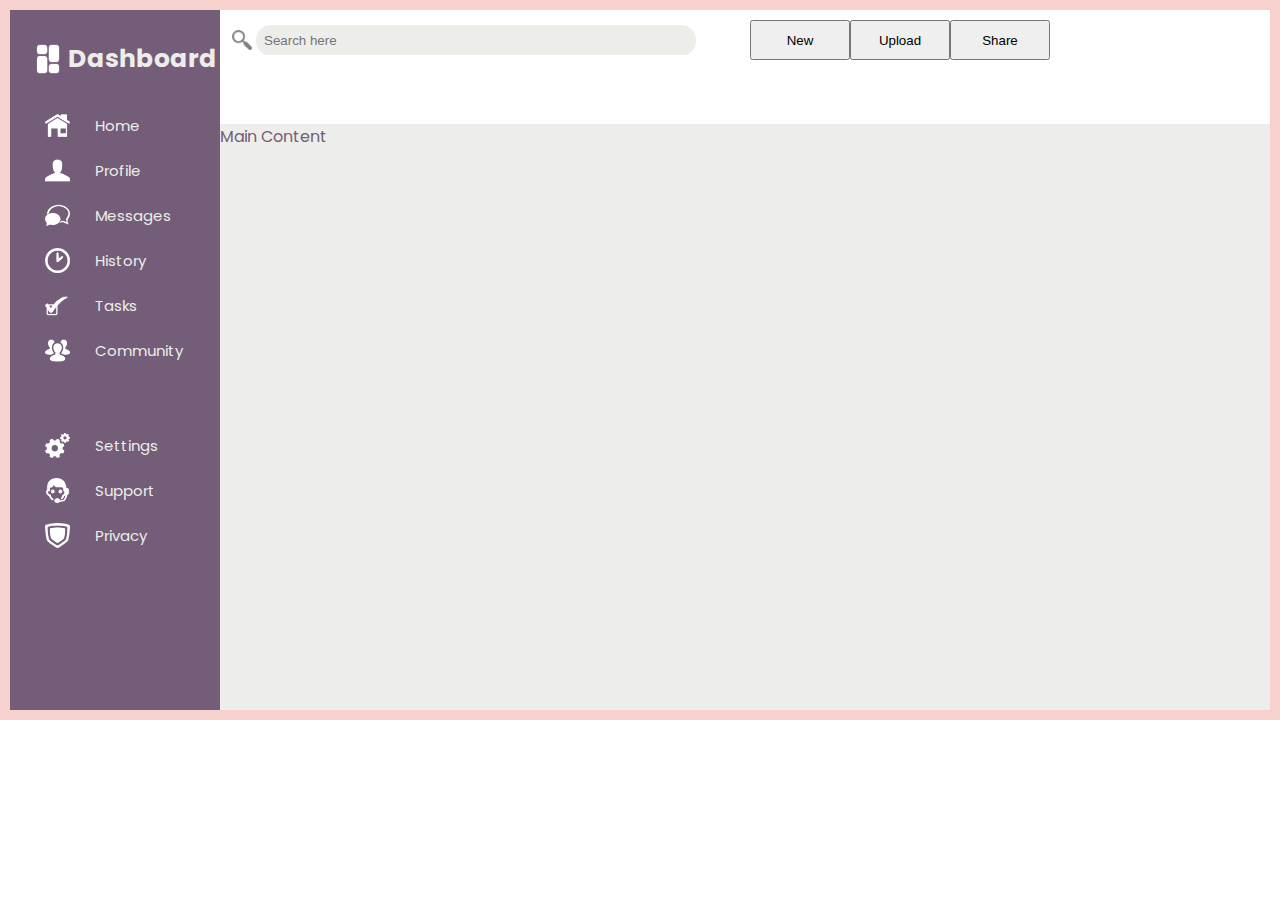
<file: admin-dashboard/index.html>
<!DOCTYPE html>
<html lang="en">
<head>
    <meta charset="UTF-8">
    <meta http-equiv="X-UA-Compatible" content="IE=edge">
    <meta name="viewport" content="width=device-width, initial-scale=1.0">
    <link rel="preconnect" href="https://fonts.googleapis.com">
    <link rel="preconnect" href="https://fonts.gstatic.com" crossorigin>
    <link href="https://fonts.googleapis.com/css2?family=Poppins&display=swap" rel="stylesheet">
    <link rel="stylesheet" href="style.css">
    <title>Admin Dashboard</title>
</head>
<body>
    <div class="container-desktop">
        <div class="container">     <!-- Container for the entire webpage -->
            <!-- Side Bar -->
            <div class="dashboard"> <!-- Start of Navbar -->
                <div class="logo">
                    <img src="./images/dashboard.png" alt="dashboard">
                    <h1>Dashboard</h1>
                </div>

                <div class="navbar">
                    <div class="icons-navbar">
                        <img src="./images/home.png" alt="home">
                        <a href="#">Home</a>
                    </div>
                    <div class="icons-navbar">
                        <img src="./images/profile.png" alt="profile">
                        <a href="#">Profile</a>
                    </div>
                    <div class="icons-navbar">
                        <img src="./images/message.png" alt="message">
                        <a href="#">Messages</a>
                    </div>
                    <div class="icons-navbar">
                        <img src="./images/history.png" alt="history">
                        <a href="#">History</a>
                    </div>
                    <div class="icons-navbar">
                        <img src="./images/task.png" alt="task">
                        <a href="#">Tasks</a>
                    </div>
                    <div class="icons-navbar">
                        <img src="./images/community.png" alt="community">
                        <a href="#">Community</a>
                    </div>
                    <div class="icons-navbar" id="icons-bottom-1">
                        <img src="./images/settings.png" alt="setting">
                        <a href="#">Settings</a>
                    </div>
                    <div class="icons-navbar" id="icons-bottom-2">
                        <img src="./images/support.png" alt="support">
                        <a href="#">Support</a>
                    </div>
                    <div class="icons-navbar" id="icons-bottom-3">
                        <img src="./images/privacy.png" alt="privacy">
                        <a href="#">Privacy</a>
                    </div>   
                </div>
            </div>                  <!-- End of Navbar -->
            
            <!-- Header -->
            <div class="header">
                <div class="searchBar">
                    <img src="./images/search-bar.png" alt="searchbar">
                    <input class="search" type="text" placeholder="Search here">
                </div>

                <div class="headerBtns">
                    <button class="header-btn">New</button>
                    <button class="header-btn">Upload</button>
                    <button class="header-btn">Share</button>
                </div>
            </div>








            <div class="maincontent">Main Content</div>
            <!-- <div class="footer">Footer</div> -->
        </div>
    </div>
</body>
</html>
</file>
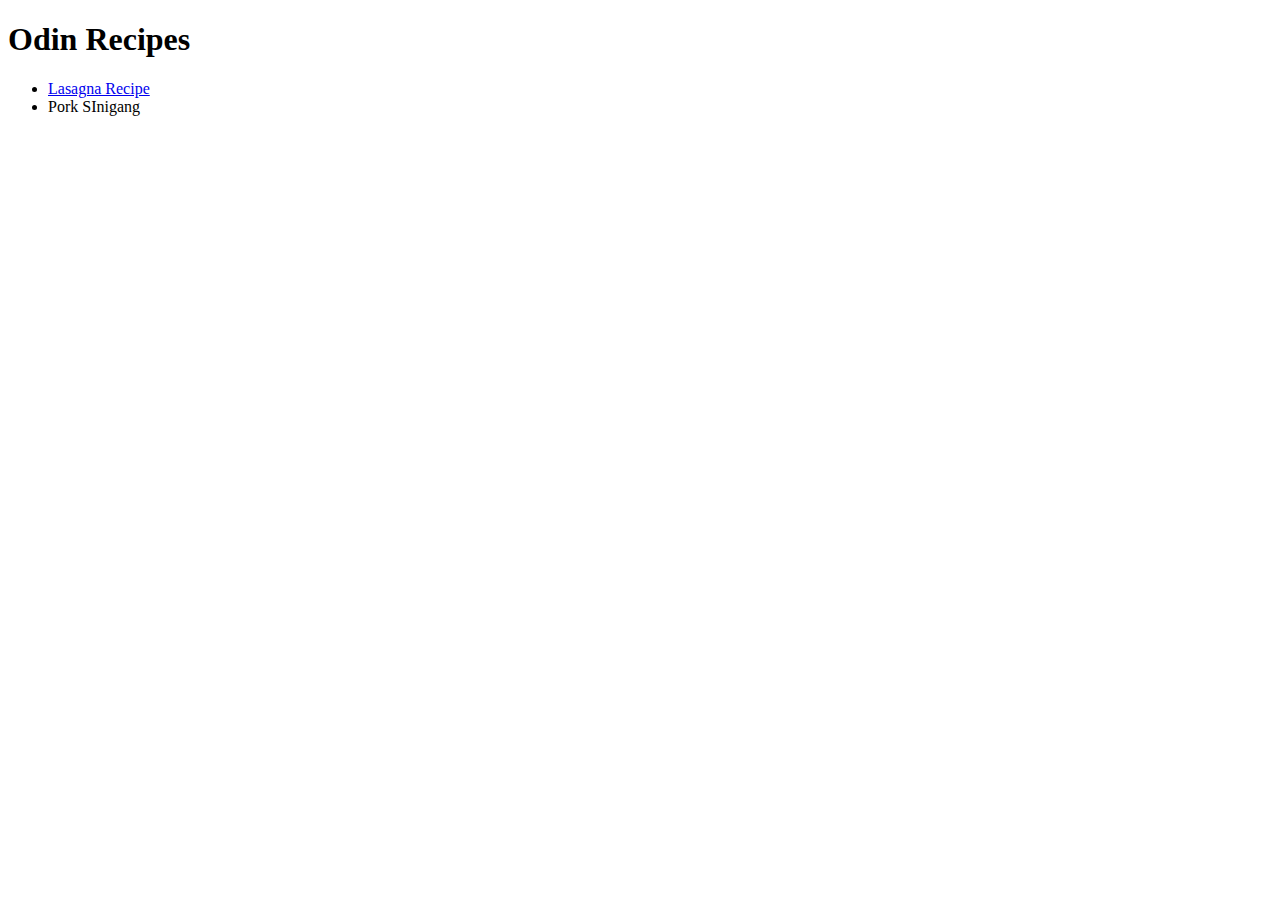
<file: odin-recipes/index.html>
<!DOCTYPE html>
<html lang="en">
<head>
    <meta charset="UTF-8">
    <meta http-equiv="X-UA-Compatible" content="IE=edge">
    <meta name="viewport" content="width=device-width, initial-scale=1.0">
    <title>Odin Recipes</title>
</head>
<body>
    <h1>Odin Recipes</h1>
    <ul>
        <li><a href="./recipes/lasagna.html">Lasagna Recipe</a></li>
        <li><a href="./recipes/porksinigang.html"></a>Pork SInigang</li>
    </ul>
</body>
</html>
</file>
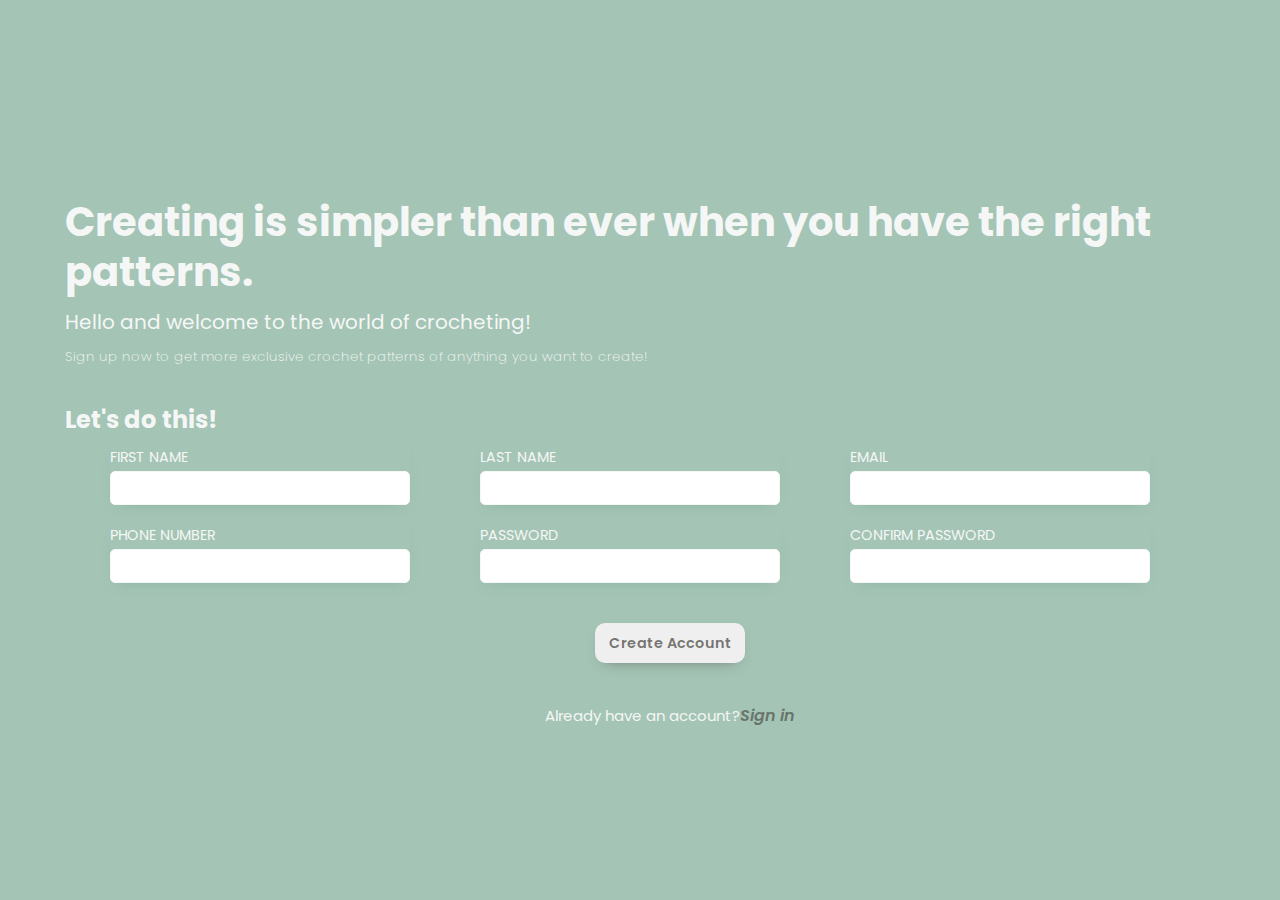
<file: sign-up-form/index.html>
<!DOCTYPE html>
<html lang="en">
<head>
    <meta charset="UTF-8">
    <meta http-equiv="X-UA-Compatible" content="IE=edge">
    <meta name="viewport" content="width=device-width, initial-scale=1.0">
    <link href="https://fonts.googleapis.com/css2?family=Poppins:wght@300;400;600&display=swap" rel="stylesheet">
    <link rel="stylesheet" href="assets/css/style.css">
    <title>Signin Sign up form</title>
</head>
<body>
    <div class="left box">
        <img src="assets/images/olesia-hnatkevych-WwgM5mtfwpE-unsplash.jpg" alt="">
            <!-- <div class="picture">
                <img src="./images/PngItem_383056.png" alt="">
                <h1>mindful<span>threads</span></h1>     
            </div>            -->
    </div> <!-- other name: threads of peace--> 

    <div class="right box">
        <div class="top">
            <h2>Creating is simpler than ever when you have the right patterns.</h2>
            <h3>Hello and welcome to the world of crocheting!</h3>
            <h5>Sign up now to get more exclusive crochet patterns of anything you want to create!</h5>
        </div>

        <div class="form">
            <h2 class="title">Let's do this!</h2>
            <form action="" class="signup-form">
                <div class="input-field">
                    <label for="first-name" name="first-name" id="first-name">First name</label>
                    <input type="text" name="first-name id="first-name" required>
                </div>
                <div class="input-field">
                    <label for="last-name" name="last-name" id="last-name">Last name</label>
                    <input type="text" name="last-name" id="last-name" required>
                </div>

                <div class="input-field">
                    <label for="email" name="email" id="email">Email</label>
                    <input type="email" name="email" id="email" required>
                </div>
                <div class="input-field">
                    <label for="phone" name="phone" id="phone" pattern="[0-9]{11}">Phone number</label>
                    <input type="tel" name="phone" id="phone" required>      <!-- set the type to tel stands for telephone -->
                 </div>

                <div class="input-field">
                    <label for="password" name="password" id="password">Password</label>
                    <input type="password" name="password" id="password" required>
                </div>
                <div class="input-field">
                    <label for="confirm-password" name="confirm-password" id="confirm-password"> Confirm password</label>
                    <input type="password" name="confirm-password" id="confirm-password" required>
                </div>
            </form>
        </div>
        <div class="footer">
            <div class="btn-container">
                <button class="btn" type="submit">Create Account</button>
            </div>
        </div>
        <div class="signin-text">
            <p>Already have an account?<a href="./loginpage.html">Sign in</a></p>
        </div>
    </div>
    <!-- Create a new html for the login page-->

</body>
</html>
</file>
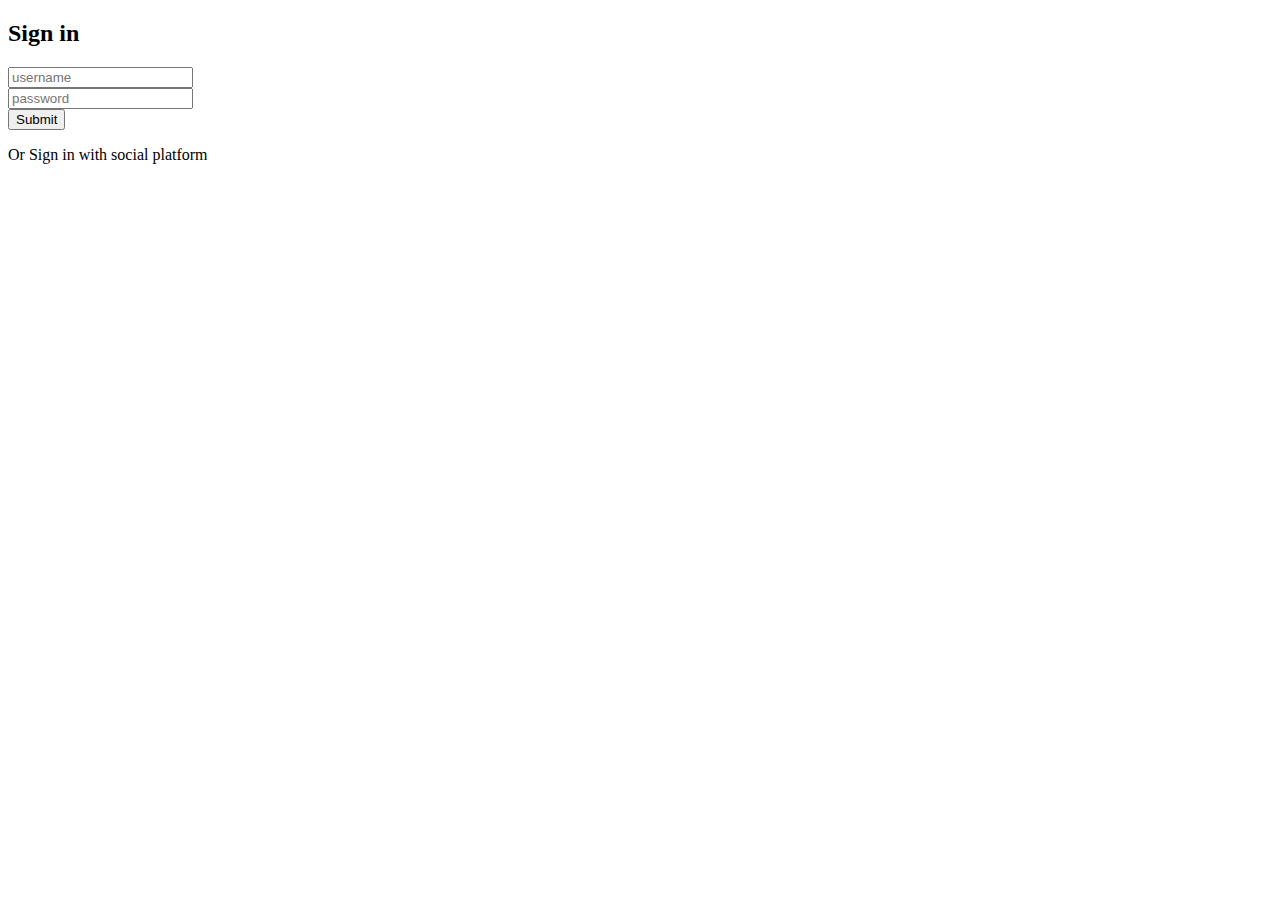
<file: sign-up-form/loginpage.html>
<!DOCTYPE html>
<html lang="en">
<head>
    <meta charset="UTF-8">
    <meta http-equiv="X-UA-Compatible" content="IE=edge">
    <meta name="viewport" content="width=device-width, initial-scale=1.0">
    <title>Log in Page</title>
</head>
<body>
    <div class="signup-form">
        <form action="" class="signup-form">
            <h2 class="title">Sign in</h2>
            <div class="input-field">
                <i class="fas fa-user"></i>
                <input type="text" name="username" id="username" placeholder="username" required>
            </div>
            <div class="input-field">
                <i class=""fas fa-lock></i>
                <input type="password" name="password" id="password" placeholder="password" required>
            </div>
            <input type="submit" class="btn">
            <p class="social-text">Or Sign in with social platform</p>
            <div class="social-media">
                <a href="#" class="social-icon">
                    <i class="fab fa-facebook"></i>
                </a>
                <a href="#" class="social-icon">
                    <i class="fab fa-twitter"></i>
                </a>
                <a href="#" class="social-icon">
                    <i class="fab fa-google"></i>
                </a>
                <a href="#" class="social-icon">
                    <i class="fab fa-linkedin></i>
                </a>
            </div>
        </form>
    </div>
</body>
</html>
</file>
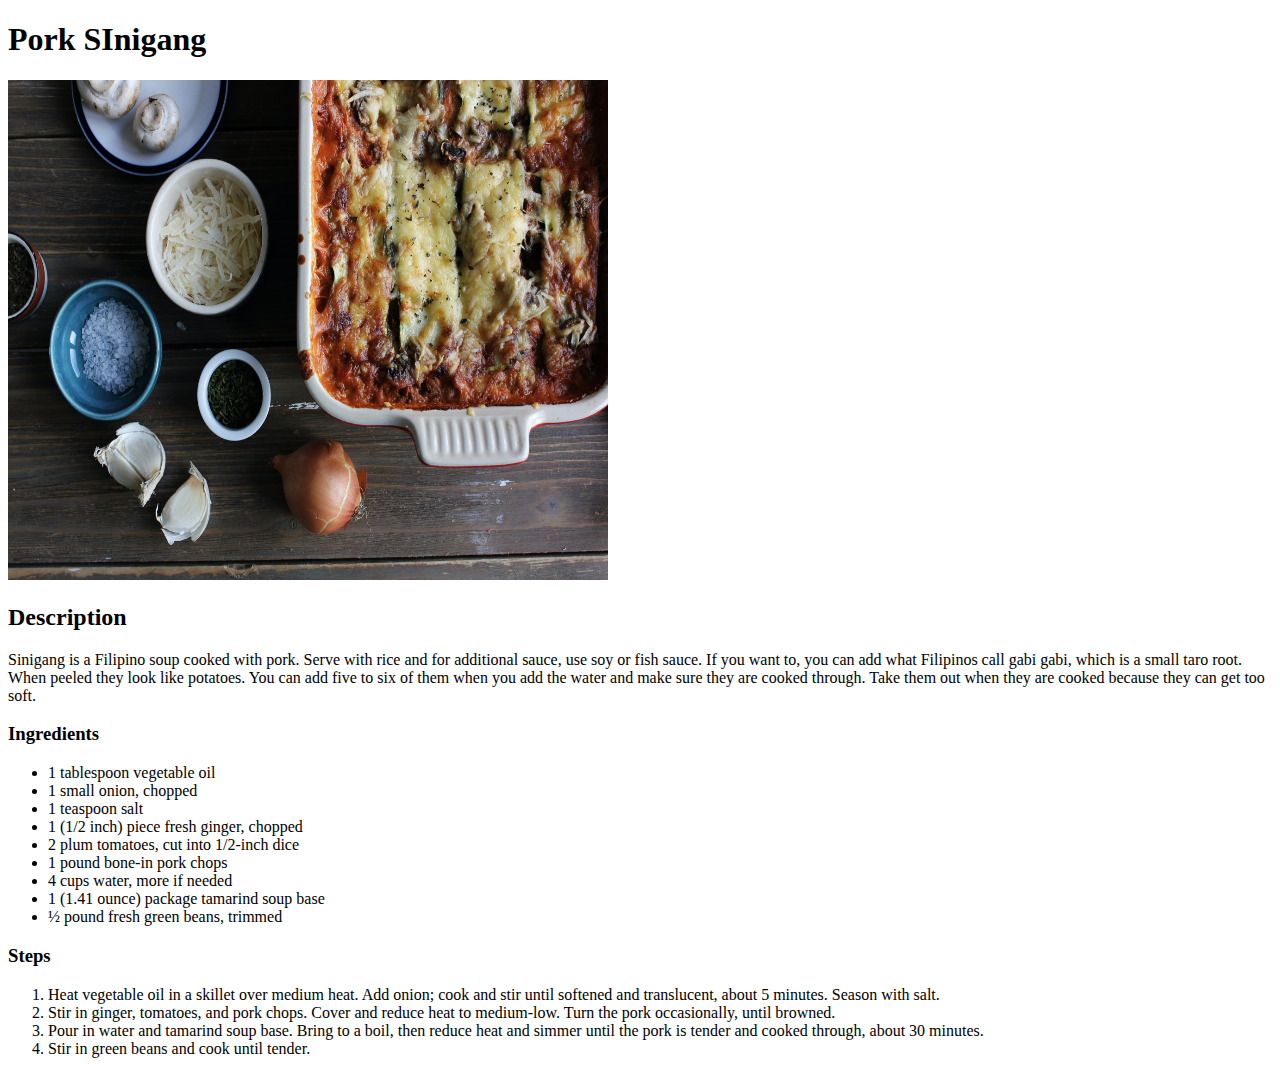
<file: odin-recipes/recipes/porksinigang.html>
<!DOCTYPE html>
<html lang="en">
<head>
    <meta charset="UTF-8">
    <meta http-equiv="X-UA-Compatible" content="IE=edge">
    <meta name="viewport" content="width=device-width, initial-scale=1.0">
    <title>Pork Sinigang</title>
</head>
<body>
    <h1>Pork SInigang</h1>
    <img src="./pork-sinigang-picture.jpg" width="600px" height="500px">
    <h2>Description</h2>
    <p>Sinigang is a Filipino soup cooked with pork. Serve with rice and for additional sauce, use soy or fish sauce. 
        If you want to, you can add what Filipinos call gabi gabi, which is a small taro root. When peeled they look 
        like potatoes. You can add five to six of them when you add the water and make sure they are cooked through. 
        Take them out when they are cooked because they can get too soft.</p>
    <h3>Ingredients</h3>
        <ul>
            <li>1 tablespoon vegetable oil</li>
            <li>1 small onion, chopped</li>
            <li>1 teaspoon salt</li>
            <li>1 (1/2 inch) piece fresh ginger, chopped</li>
            <li>2 plum tomatoes, cut into 1/2-inch dice</li>
            <li>1 pound bone-in pork chops</li>
            <li>4 cups water, more if needed</li>
            <li>1 (1.41 ounce) package tamarind soup base</li>
            <li>½ pound fresh green beans, trimmed</li>
        </ul>
    <h3>Steps</h3>
        <ol>
            <li>Heat vegetable oil in a skillet over medium heat. Add onion; cook and stir until softened and 
                translucent, about 5 minutes. Season with salt.</li>
            <li>Stir in ginger, tomatoes, and pork chops. Cover and reduce heat to medium-low. 
                Turn the pork occasionally, until browned.</li>
            <li>Pour in water and tamarind soup base. Bring to a boil, then reduce heat and simmer until the 
                pork is tender and cooked through, about 30 minutes.</li>
            <li>Stir in green beans and cook until tender.</li>
        </ol>
</body>
</html>
</file>
<file: admin-dashboard/style.css>
/* Row */
/* .flex-container {
    display: flex;
}
  
  .flex-container div {
    background: peachpuff;
    border: 4px solid brown;
    height: 100px;
    flex: 1;
} */

/* Column */
/* .flex-container {
    display: flex;
    flex-direction: column;
}
  
  .flex-container div {
    background: peachpuff;
    border: 4px solid brown;
    height: 80px;
    flex: 1 1 auto;
} */

/* Grid */
/* .grid-container {
    display: grid;
    grid-template-columns: 75px 75px 75px;
    grid-template-rows: 75px 75px;
    gap: 32px;
}
  
.card {
    background-color: peachpuff;
    border: 1px solid black;
} */
html {
    font-family: 'Poppins', sans-serif;
    box-sizing: border-box;
}
body {
    margin: 0;
    padding: 0;
}

.container-desktop {
    background-color: #f7d1cd;
}

.container {
    display: grid;
    height: 700px;
    padding: 10px;
    grid-template: repeat(37, 1fr)  / repeat(12, 1fr);
    grid-auto-rows: 1fr;
    grid-auto-flow: column;
    grid-auto-columns: 1fr;
}

.header {
    background-color: #ffffff;
    color: #735d78;
    /* border-bottom: 1px solid #735d78; */
    grid-row: 1 / 7;
    grid-column: 3 / span 10;
    display: flex;
}

.dashboard {
    background: #735d78;
    color: #edede9;
    grid-row: 1 / 38;
    grid-column: 1 / span 2;
} 

.maincontent {
    background-color: #edede9;
    color: #735d78;
    grid-row: 7 / 38;
    grid-column: 3 / span 10;
}

/* Dashboard */
.logo {
    display: flex;
    padding: 10px 10px 10px 3px;
    margin: 20px 20px 15px 20px;
}

.logo img {
    width: 30px;
}

h1 {
    margin: 0px;
    font-size: 25px;
    padding-left: 5px;
}

.navbar div {
    display: flex;
    padding: 10px;
} 

.icons-navbar img {
    width: 25px;
    padding-left: 25px;
}

.icons-navbar a {
    text-decoration: none;
    color: #edede9;
    padding-left: 25px;
    font-size: 15px;
    display: block;
    align-self: center; /* Used to align the text in center of the flexbox */
    font-weight: 400;
}

#icons-bottom-1 {
    margin-top: 50px;
}

/* Header */
.searchBar {
    height: 30px;
    padding: 10px 10px 0px 10px;
    border: none;
    display: flex;
    position: relative;
    top: 5px;
    width: 500px;
}

.searchBar input[type=text] {
    width: 450px;
    border: none;
}

.searchBar input[type=text]::placeholder {
    padding: 10px;
    display: flex;
    margin: 8px 10px 8px 0px;
    padding: 8px;
    border-radius: 15px;
    background-color: #edede9;
}

.searchBar img {
    width: 20px;
    height: 20px;
    padding: 2px;
    display: flex;
    align-self: center; */
    /* display: flex;
    position: relative;
    top: 61px; */
}


.headerBtns {
    display: flex;
    margin: 10px;
    /* float: left; */
}

.header-btn { /* navigates each button properties */
    display: inline-block;
    margin: 0px ;
    padding: 10px;
    height: 40px;
    width: 100px;
}
</file>
<file: sign-up-form/assets/css/style.css>
* {
    margin: 0;
    border: 0;
    box-sizing: border-box;
    font-family: 'Poppins', sans-serif;
}

body {
    min-height: 100vh;
    width: 100%;
    display: grid;
    grid-template-columns: 1fr 1fr;
}

.box {  /* left and right */
    display: flex;
    justify-content: center;
    align-items: flext-start;
    flex-direction: column;
    height: 100vh;
}

/* .container {
    display: flex;
    height: 100vh;
    justify-content: center;
} */

.left img {
    width: 100%;
    max-width: 100%;
    height: 100%;
}

.right {
    background-color: #a4c4b5;
    color: #f5f7f6;
    width: 100%;
    max-width: 1884px;
}

/* .picture {
    display: flex;
    padding: 10px;
    margin: 10px 0;
    justify-content: center;
    align-items: center;
    position: relative;
    bottom: 80vh;
    background-color: rgba(0, 0, 0, 0.7);
    color: #e5e5e5;
    width: 100%;
    max-width: 100%;
} */

/* .picture img {
    width: 50px;
    height: 50px;
    margin: 5px;
}

.picture h1 {
    font-size: 30px;
    margin: 10px;
    font-weight: 400;
    color: #ccc5b9;
}

.picture span {
    color: #403d39;
} */

.top {
    margin: 20px 50px 0px 50px;
    line-height: 30px;
    font-weight: 800px;
    padding: 10px;
    /* border: 2px solid #c3e3d4; */
}

.top h2, h3, h5 {
    padding: 5px;
}

.top h2 {
    font-size: 40px;
    line-height: 50px;
    letter-spacing: 0.5;
}

.top h3 {
    font-weight: 400;
    font-size: 20px;
}

.top h5 {
    line-height: normal;
    font-weight: 200;
}

.form {
    margin: 10px 20px 10px 50px;
    padding: 10px;
}

h2.title {
    padding-left: 5px;
}

.signup-form {
    display: flex;
    flex-wrap: wrap;
}

.input-field {
    display: flex;
    flex-wrap: wrap;
    gap: 3px;
    font-size: 0.9rem;
    margin: 10px 40px 10px 10px;
    text-transform: uppercase;
    width: 35%;
    box-shadow: 0 6px 15px -10px #78a891;
    max-width: 300px;
    min-width: 220px;
}

input {
    border-radius: 5px;
    border: 1px solid #f5f7f6;
    color: #767676; 
    width: 100%;        /* 100% of the parent element which is the input-field */
    height: 25px;
    outline: none;
    padding: 16px 14px;
    font-size: 1rem;
}

.footer {
    display: flex;
    padding: 0px 10px 10px 70px;
}

.btn-container {
    display: flex;
    align-items: center;
    width: 150px;
    height: 40px;
    box-shadow: hsl(34, 6%, 24%);
    margin: 10px 0 0 0;
}

button.btn {
    display: flex;
    justify-content: center;
    align-items: center;
    width: 100%;
    height: 100%;
    padding: 0px 10px;
    border-radius: 10px;
    color: hsl(34, 6%, 24%, 0.7);
    font-weight: 600;
    font-size: 0.9rem;
    
    cursor: pointer;
    text-align: center;
    overflow: hidden;
    box-shadow: 0 6px 15px -10px hsl(34, 6%, 24%, 0.8);
}

button.btn:hover {
    transform: translateX(5px) translateY(-5px);
    transition: transform 0.3s;
}

.signin-text {
    display: flex;
    flex-direction: column;
    margin: 30px 10px 10px 70px;
    font-size: 15px;
}

.signin-text a {
    text-decoration: none;
    color: hsl(34, 6%, 24%, 0.6);
    font-weight: 600;
    font-style: italic;
    font-size: 1rem
}


/* @media (width: 1431px ) {
    input-field {
        flex-direction: column;
        flex: 0 1;
    }
    .container .left {
        max-width: 100%;
        height: auto;
    }
} */
@media (max-width: 1556px) {
    .right, .input-field, .sign {
        display: flex;
        flex-direction: column;
        justify-content: center;
        align-items: flex-start;
        flex-wrap: wrap;
    }
    .input-field {
        margin: 10px 45px 10px 10px;
    }

}

@media (max-width: 1560px) {
    .right {
        display: flex;
        justify-content: center;
        align-items: center;
        flex-direction: column;
    }
    .signup-form, form {
        display: flex;
        justify-content: center;
        align-items: center;
        flex-wrap: wrap;
    }
}

@media (max-width: 1550px) {
    body {
        display: flex;
        justify-content: center;
        align-items: center;
    }
    .left {
        display: none;
    }
    .input-field {
        margin: 10px 60px 10px 10px;
    }
}

@media (max-width: 1161px) {
    .footer {
        padding: 0px 10px 10px 0px;
    }
}

@media (max-width: 657px) {
    .input-field {
        display: flex;
        justify-content: center;
        align-items: center;
    }
    label {
        display: flex;
        justify-content: center;
    }
    .signin-text {
        display: flex;
        justify-content: center;
        align-items: center;
        margin: 20px 0px;
    }
    .input-field {
        width: 55%;
    }
    input {
        width: 100%;
    }
    .signup-form {
        display: flex;
        justify-content: center;
    }
}

/* @media (max-width: 800px) {
    input {
    height: 25px;
    outline: none;
    padding: 0px 0px;
    }
} */
/* @media (max-width: 1220px) {
    .right {
        display: flex;
        justify-content: center;
        align-items: center;
        flex-wrap:wrap;
    }
}

@media (max-width: 1200px) {
    
    .input-field {
        display: flex;
        justify-content: center;
        align-items: center;
    }
} */
</file>
